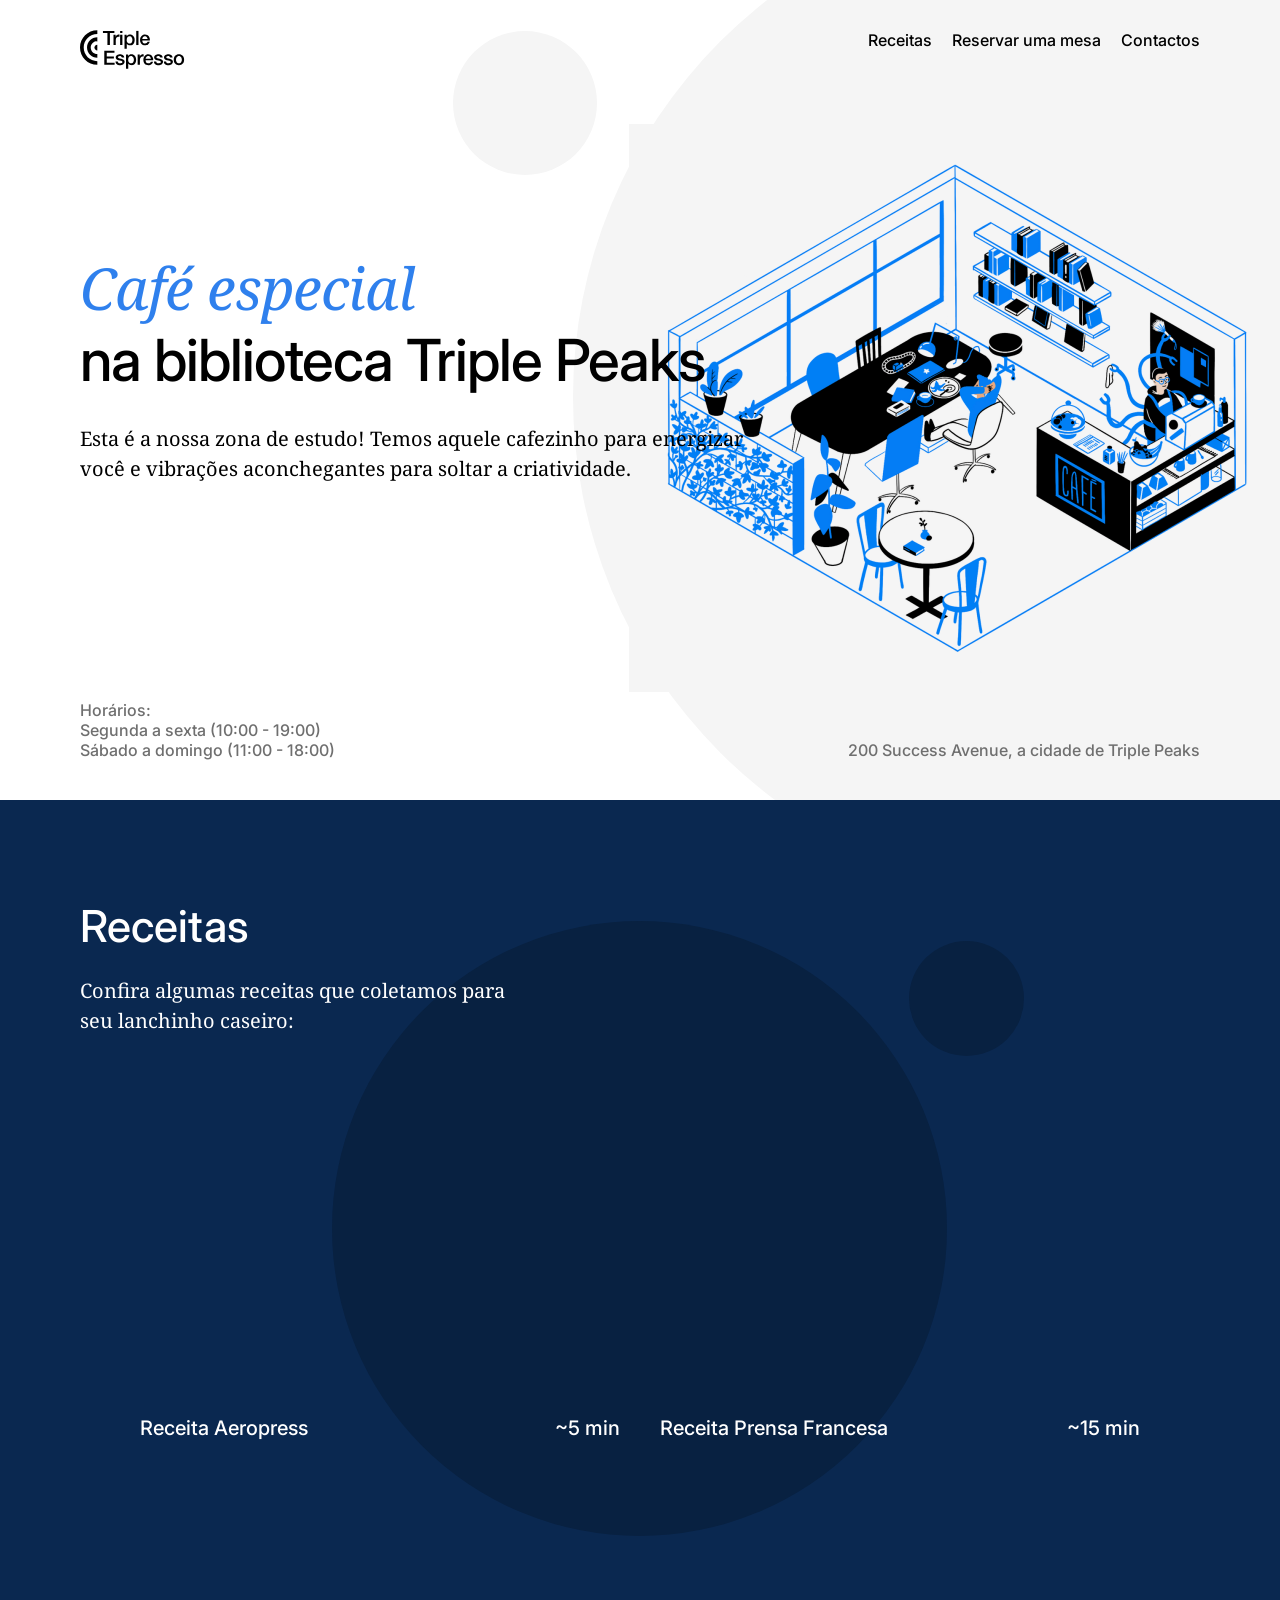
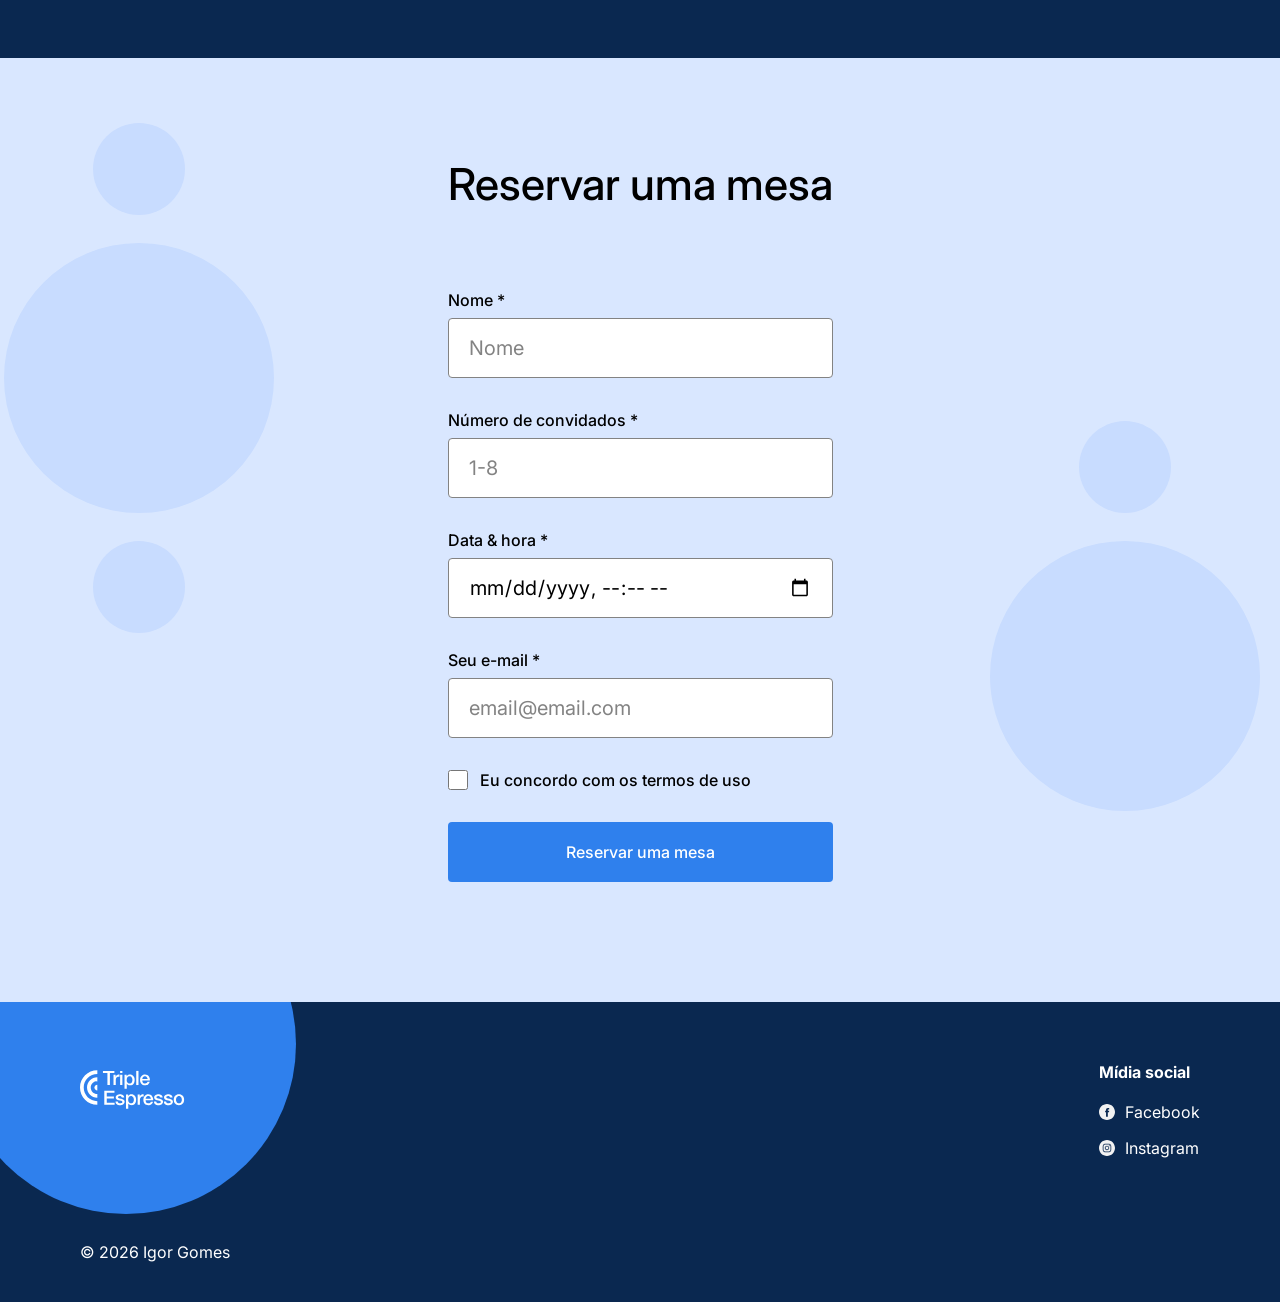
<file: index.html>
<!doctype html>
<html lang="pt-PT">
  <head>
    <meta charset="UTF-8" />
    <meta name="viewport" content="width=device-width, initial-scale=1.0" />

    <link rel="stylesheet" href="./pages/index.css" />

    <meta
      name="description"
      content="Website da Cafeteria TriplePeaks, um espaço para apreciar café de qualidade e momentos únicos."
    />
    <meta name="author" content="Igor Gomes" />
    <meta
      name="keywords"
      content="cafeteria, café, coffee shop, TriplePeaks, Igor Gomes"
    />

    <link rel="icon" href="./favicon.ico" type="image/x-icon" />

    <link rel="preconnect" href="https://fonts.googleapis.com" />
    <link rel="preconnect" href="https://fonts.gstatic.com" crossorigin />
    <link
      href="https://fonts.googleapis.com/css2?family=Inter:wght@400;500;700&family=Noto+Serif:wght@400;700&display=swap"
      rel="stylesheet"
    />

    <title>Coffee Shop TriplePeaks</title>
  </head>
  <body>
    <div class="page">
      <header class="header" id="home">
        <nav class="nav">
          <img
            class="nav__logo"
            src="./images/logo_coffeeshop_dark.svg"
            alt="Logótipo do café Triple Peaks"
          />

          <ul class="nav__links">
            <li><a class="nav__link" href="#recipes">Receitas</a></li>
            <li>
              <a class="nav__link" href="#reservation">Reservar uma mesa</a>
            </li>
            <li><a class="nav__link" href="#contacts">Contactos</a></li>
          </ul>
        </nav>

        <h1 class="header__title">
          <span class="header__span-accent">Café especial</span>
          <span>na biblioteca Triple Peaks</span>
        </h1>

        <p class="header__description">
          Esta é a nossa zona de estudo! Temos aquele cafezinho para energizar
          você e vibrações aconchegantes para soltar a criatividade.
        </p>

        <img
          class="header__image"
          src="./images/inside_coffee_shop.png"
          alt="Interior do café Triple Peaks"
        />

        <div class="header__footer">
          <p class="header__paragraph">Horários:</p>
          <p class="header__paragraph">Segunda a sexta (10:00 - 19:00)</p>
          <p class="header__paragraph">Sábado a domingo (11:00 - 18:00)</p>
          <p class="header__paragraph header__paragraph_align_right">
            200 Success Avenue, a cidade de Triple Peaks
          </p>
        </div>
      </header>

      <main class="content">
        <section class="recipes" id="recipes">
          <h2 class="recipes__title">Receitas</h2>
          <p class="recipes__subtitle">
            Confira algumas receitas que coletamos para seu lanchinho caseiro:
          </p>

          <div class="recipes__videos">
            <article class="recipes__video-item">
              <iframe
                class="recipes__iframe"
                src="https://www.youtube.com/embed/j6VlT_jUVPc"
                title="Receita Aeropress"
                allow="
                  accelerometer;
                  autoplay;
                  clipboard-write;
                  encrypted-media;
                  gyroscope;
                  picture-in-picture;
                "
                allowfullscreen
              ></iframe>
              <div class="recipes__video-caption">
                <p>Receita Aeropress</p>
                <p>~5 min</p>
              </div>
            </article>

            <article class="recipes__video-item">
              <iframe
                class="recipes__iframe"
                src="https://www.youtube.com/embed/st571DYYTR8"
                title="Receita Prensa Francesa"
                allow="
                  accelerometer;
                  autoplay;
                  clipboard-write;
                  encrypted-media;
                  gyroscope;
                  picture-in-picture;
                "
                allowfullscreen
              ></iframe>
              <div class="recipes__video-caption">
                <p>Receita Prensa Francesa</p>
                <p>~15 min</p>
              </div>
            </article>
          </div>
        </section>

        <section class="reservation" id="reservation">
          <h2 class="reservation__title">Reservar uma mesa</h2>

          <form class="reservation__form form">
            <fieldset class="form__fieldset">
              <label class="form__label" for="reservation-name">Nome *</label>
              <input
                class="form__input"
                type="text"
                id="reservation-name"
                name="name"
                placeholder="Nome"
                required
              />

              <label class="form__label" for="reservation-guests">
                Número de convidados *
              </label>
              <input
                class="form__input"
                type="number"
                id="reservation-guests"
                name="guests"
                placeholder="1-8"
                min="1"
                max="8"
                required
              />

              <label class="form__label" for="reservation-datetime">
                Data & hora *
              </label>
              <input
                class="form__input"
                type="datetime-local"
                id="reservation-datetime"
                name="datetime"
                required
              />

              <label class="form__label" for="reservation-email">
                Seu e-mail *
              </label>
              <input
                class="form__input"
                type="email"
                id="reservation-email"
                name="email"
                placeholder="email@email.com"
                required
              />

              <label
                class="form__label form__label_type_checkbox"
                for="reservation-terms"
              >
                <input
                  class="form__checkbox"
                  type="checkbox"
                  id="reservation-terms"
                  name="terms"
                  required
                />
                Eu concordo com os termos de uso
              </label>

              <button class="form__button" type="submit">
                Reservar uma mesa
              </button>
            </fieldset>
          </form>
        </section>
      </main>

      <footer class="footer" id="contacts">
        <div class="footer__content">
          <img
            class="footer__logo"
            src="./images/logo_coffeeshop_light.svg"
            alt="Logótipo do café Triple Peaks"
          />

          <div class="footer__circle"></div>

          <div class="footer__social">
            <h3 class="footer__social-heading">Mídia social</h3>
            <ul class="footer__list">
              <li class="footer__list-item">
                <a class="footer__social-link" href="#">
                  <img
                    class="footer__social-icon"
                    src="./images/facebook_white.svg"
                    alt="Facebook"
                  />
                  Facebook
                </a>
              </li>
              <li class="footer__list-item">
                <a class="footer__social-link" href="#">
                  <img
                    class="footer__social-icon"
                    src="./images/instagram_white.svg"
                    alt="Instagram"
                  />
                  Instagram
                </a>
              </li>
            </ul>
          </div>

          <p class="footer__copyright">© 2026 Igor Gomes</p>
        </div>
      </footer>
    </div>
  </body>
</html>
</file>
<file: pages/index.css>
@import url("../vendor/normalize.css");
@import url("../blocks/page.css");
@import url("../blocks/nav.css");
@import url("../blocks/header.css");
@import url("../blocks/recipes.css");
@import url("../blocks/reservation.css");
@import url("../blocks/form.css");
@import url("../blocks/footer.css");
</file>
